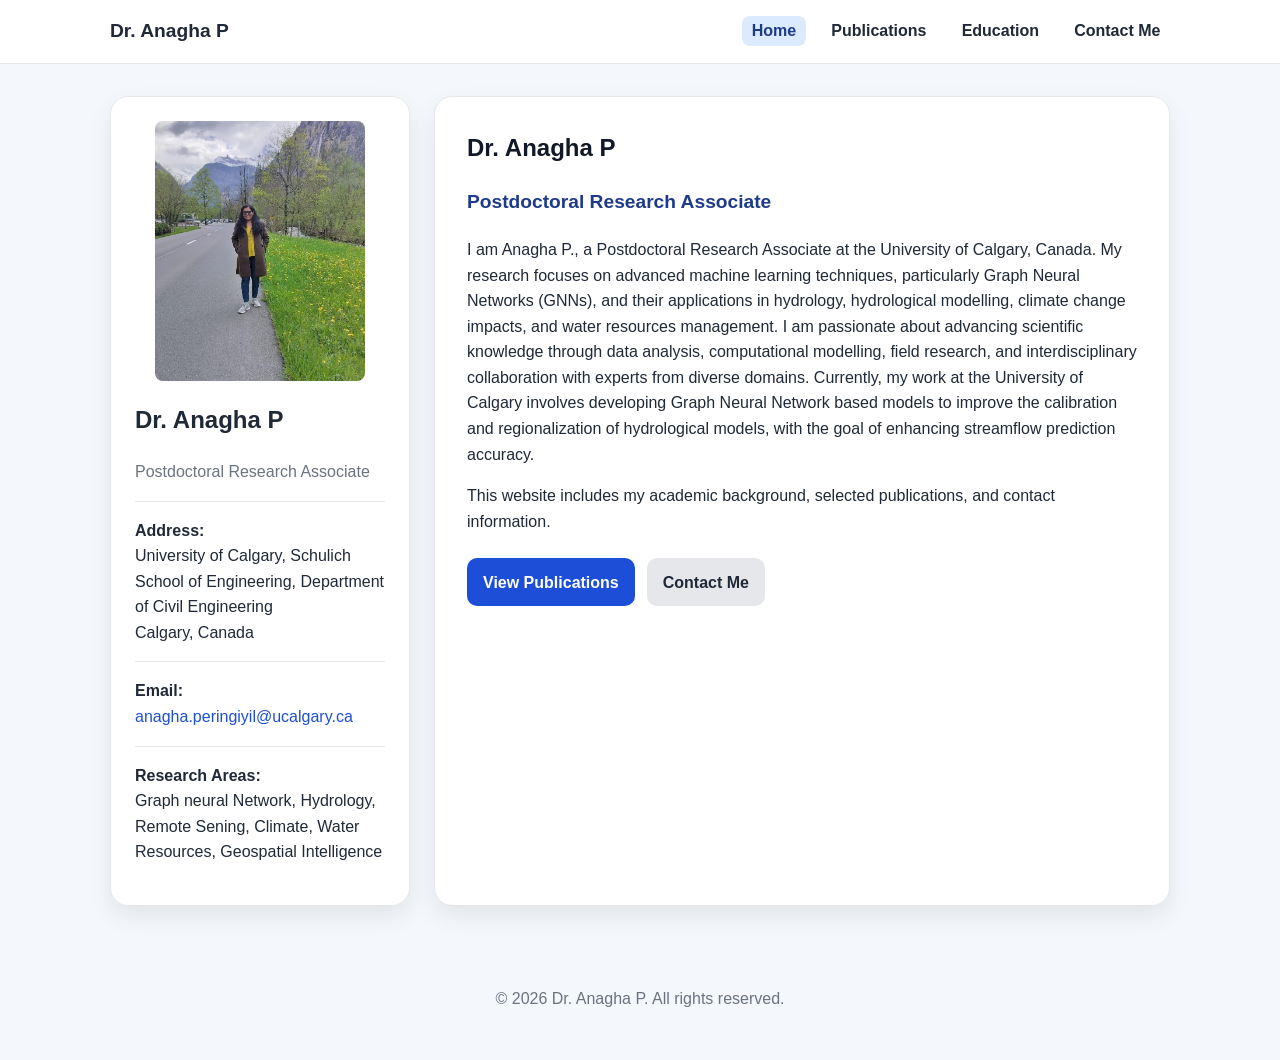
<file: index.html>
<!DOCTYPE html>
<html lang="en">
<head>
  <meta charset="UTF-8" />
  <meta name="viewport" content="width=device-width, initial-scale=1.0" />
  <meta name="description" content="Academic personal website of Dr. Anagha P, Postdoctoral Researcher." />
  <title>Dr. Anagha P | Academic Website</title>
  <link rel="stylesheet" href="styles.css" />
</head>
<body>
  <header class="site-header">
    <nav class="navbar">
      <a class="brand" href="index.html">Dr. Anagha P</a>
      <button class="nav-toggle" aria-label="Toggle navigation">☰</button>
      <ul class="nav-links">
        <li><a class="active" href="index.html">Home</a></li>
        <li><a href="publications.html">Publications</a></li>
        <li><a href="education.html">Education</a></li>
        <li><a href="contact.html">Contact Me</a></li>
      </ul>
    </nav>
  </header>

  <main class="layout">
    <aside class="sidebar card">
      <img class="profile-photo" src="assets/Anagha_photo.JPG" alt="Profile photo placeholder" />
      <h2>Dr. Anagha P</h2>
      <p class="muted">Postdoctoral Research Associate</p>
      <div class="info-list">
        <p><strong>Address:</strong><br />University of Calgary, Schulich School of Engineering, Department of Civil Engineering<br />Calgary, Canada</p>
        <p><strong>Email:</strong><br /><a href="mailto:your.email@example.com">anagha.peringiyil@ucalgary.ca</a></p>
        <p><strong>Research Areas:</strong><br />Graph neural Network, Hydrology, Remote Sening, Climate, Water Resources, Geospatial Intelligence</p>
      </div>
    </aside>

    <section class="content card hero">
      <h1>Dr. Anagha P</h1>
      <p class="subtitle">Postdoctoral Research Associate</p>
      <p>
        I am Anagha P., a Postdoctoral Research Associate at the University of Calgary, Canada. 
        My research focuses on advanced machine learning techniques, particularly Graph Neural Networks (GNNs), 
        and their applications in hydrology, hydrological modelling, climate change impacts, and water resources management.

        I am passionate about advancing scientific knowledge through data analysis, computational modelling, field research, and 
        interdisciplinary collaboration with experts from diverse domains. Currently, my work at the University of Calgary involves 
        developing Graph Neural Network based models to improve the calibration and regionalization of hydrological models, with the
        goal of enhancing streamflow prediction accuracy.
      </p>
      <p>
        This website includes my academic background, selected publications, and contact information. 
      </p>
      <div class="button-row">
        <a class="button" href="publications.html">View Publications</a>
        <a class="button secondary" href="contact.html">Contact Me</a>
      </div>
    </section>
  </main>

  <footer class="site-footer">
    <p>&copy; <span id="year"></span> Dr. Anagha P. All rights reserved.</p>
  </footer>

  <script src="script.js"></script>
</body>
</html>
</file>
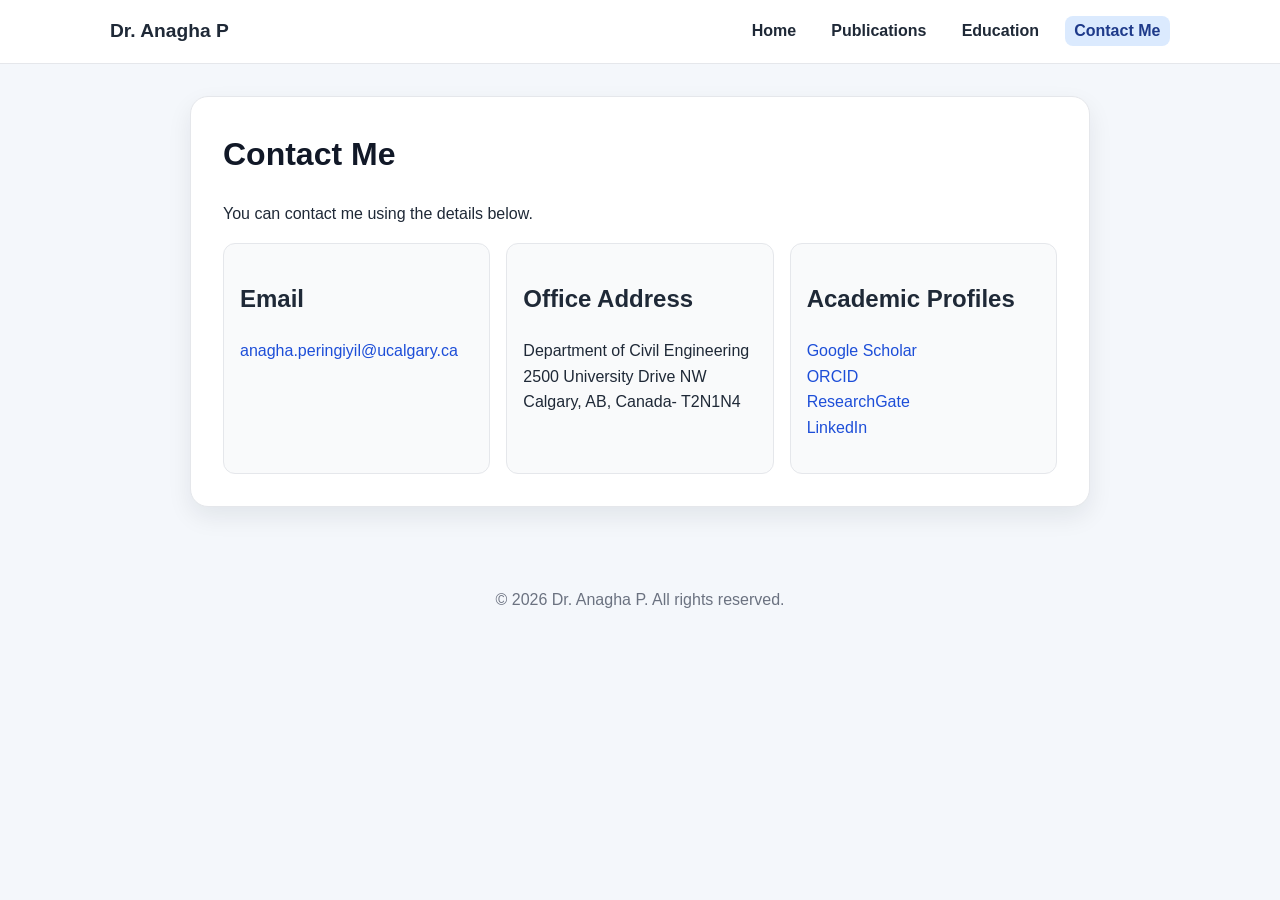
<file: contact.html>
<!DOCTYPE html>
<html lang="en">
<head>
  <meta charset="UTF-8" />
  <meta name="viewport" content="width=device-width, initial-scale=1.0" />
  <title>Contact Me | Dr. Your Name</title>
  <link rel="stylesheet" href="styles.css" />
</head>
<body>
  <header class="site-header">
    <nav class="navbar">
      <a class="brand" href="index.html">Dr. Anagha P</a>
      <button class="nav-toggle" aria-label="Toggle navigation">☰</button>
      <ul class="nav-links">
        <li><a href="index.html">Home</a></li>
        <li><a href="publications.html">Publications</a></li>
        <li><a href="education.html">Education</a></li>
        <li><a class="active" href="contact.html">Contact Me</a></li>
      </ul>
    </nav>
  </header>

  <main class="page card">
    <h1>Contact Me</h1>
    <p>You can contact me using the details below.</p>

    <div class="contact-grid">
      <section>
        <h2>Email</h2>
        <p><a href="mailto:your.email@example.com">anagha.peringiyil@ucalgary.ca</a></p>
      </section>
      <section>
        <h2>Office Address</h2>
        <p>Department of Civil Engineering<br />2500 University Drive NW<br />Calgary, AB, Canada- T2N1N4</p>
      </section>
      <section>
        <h2>Academic Profiles</h2>
        <p>
          <a href="https://scholar.google.ca/citations?user=FGklH1cAAAAJ&hl=en">Google Scholar</a><br />
          <a href="https://orcid.org/0000-0002-4151-7191">ORCID</a><br />
          <a href="https://www.researchgate.net/profile/Anagha-Peringiyil?ev=hdr_xprf">ResearchGate</a><br />
          <a href="https://www.linkedin.com/in/anagha-p-1a4b6b177/">LinkedIn</a>
        </p>
      </section>
    </div>
  </main>

  <footer class="site-footer">
    <p>&copy; <span id="year"></span> Dr. Anagha P. All rights reserved.</p>
  </footer>

  <script src="script.js"></script>
</body>
</html>
</file>
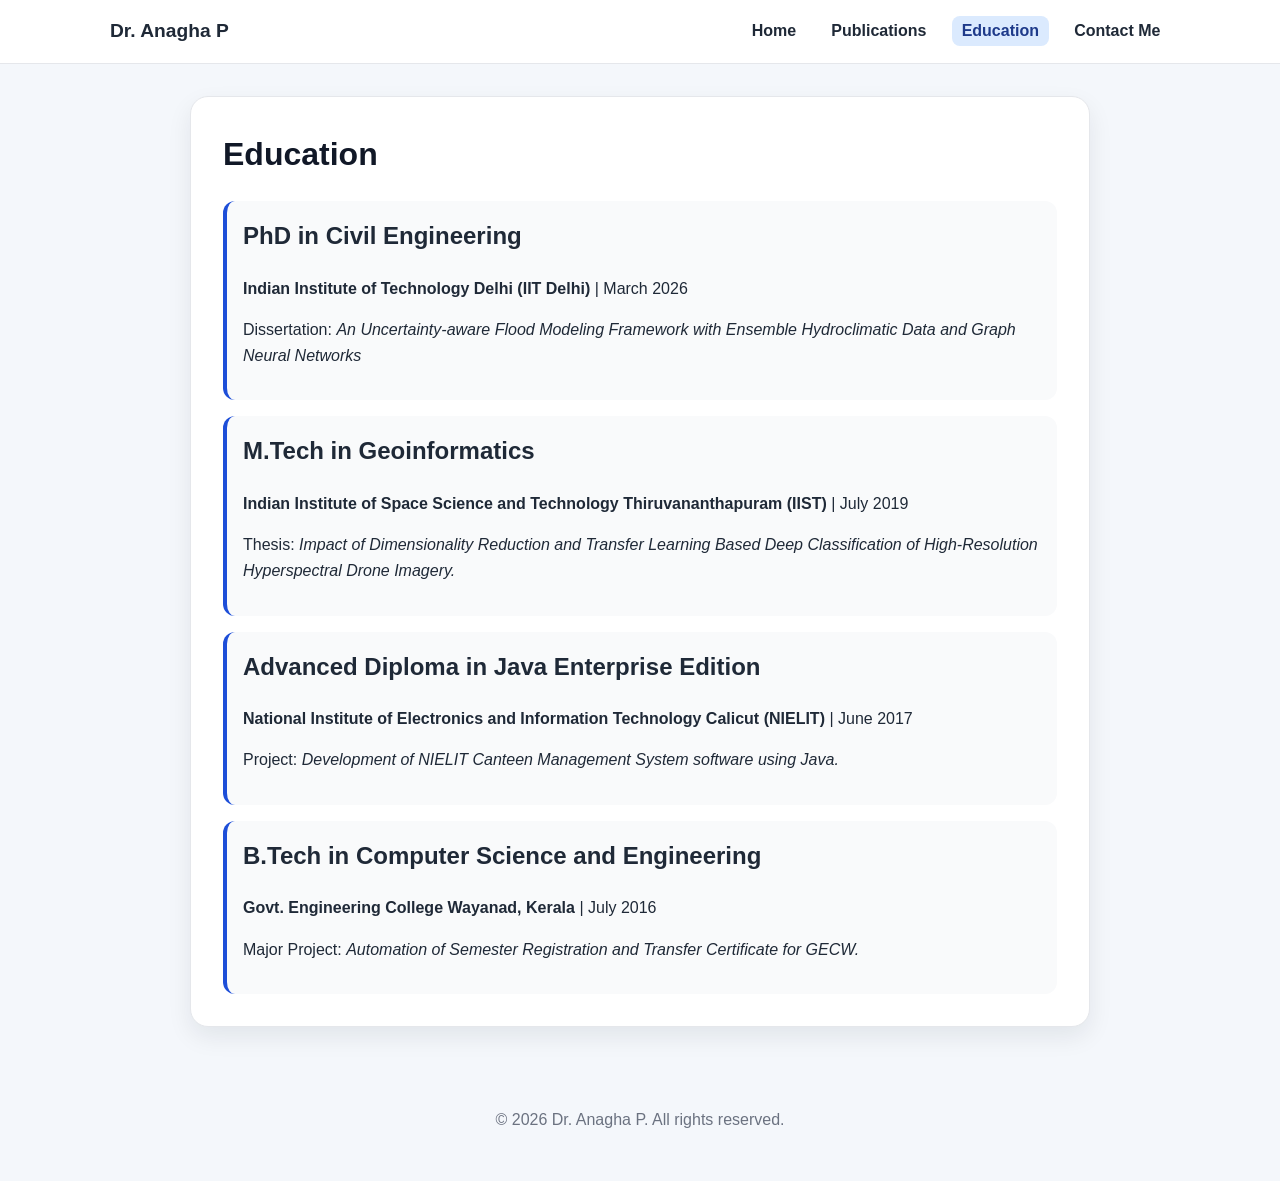
<file: education.html>
<!DOCTYPE html>
<html lang="en">
<head>
  <meta charset="UTF-8" />
  <meta name="viewport" content="width=device-width, initial-scale=1.0" />
  <title>Education | Dr. Anagha P</title>
  <link rel="stylesheet" href="styles.css" />
</head>
<body>
  <header class="site-header">
    <nav class="navbar">
      <a class="brand" href="index.html">Dr. Anagha P</a>
      <button class="nav-toggle" aria-label="Toggle navigation">☰</button>
      <ul class="nav-links">
        <li><a href="index.html">Home</a></li>
        <li><a href="publications.html">Publications</a></li>
        <li><a class="active" href="education.html">Education</a></li>
        <li><a href="contact.html">Contact Me</a></li>
      </ul>
    </nav>
  </header>

  <main class="page card">
    <h1>Education</h1>

    <section class="timeline">
      <article class="timeline-item">
        <h2>PhD in Civil Engineering</h2>
        <p><strong>Indian Institute of Technology Delhi (IIT Delhi)</strong> | March 2026</p>
        <p>Dissertation: <em>An Uncertainty-aware Flood Modeling Framework with Ensemble Hydroclimatic
Data and Graph Neural Networks</em></p>
      </article>

      <article class="timeline-item">
        <h2>M.Tech in Geoinformatics</h2>
        <p><strong>Indian Institute of Space Science and Technology Thiruvananthapuram (IIST)</strong> | July 2019</p>
        <p>Thesis: <em>Impact of Dimensionality Reduction and Transfer Learning Based Deep Classification
of High-Resolution Hyperspectral Drone Imagery.</em></p>
      </article>
      <article class="timeline-item">
        <h2>Advanced Diploma in Java Enterprise Edition </h2>
        <p><strong>National Institute of Electronics and Information Technology Calicut (NIELIT)</strong> | June 2017</p>
        <p>Project: <em> Development of NIELIT Canteen Management System software using Java.</em></p>
      </article>

      <article class="timeline-item">
        <h2>B.Tech in Computer Science and Engineering</h2>
        <p><strong>Govt. Engineering College Wayanad, Kerala</strong> | July 2016</p>
        <p>Major Project: <em>Automation of Semester Registration and Transfer Certificate for GECW.</em></p>
      </article>
    </section>
  </main>

  <footer class="site-footer">
    <p>&copy; <span id="year"></span> Dr. Anagha P. All rights reserved.</p>
  </footer>

  <script src="script.js"></script>
</body>
</html>
</file>
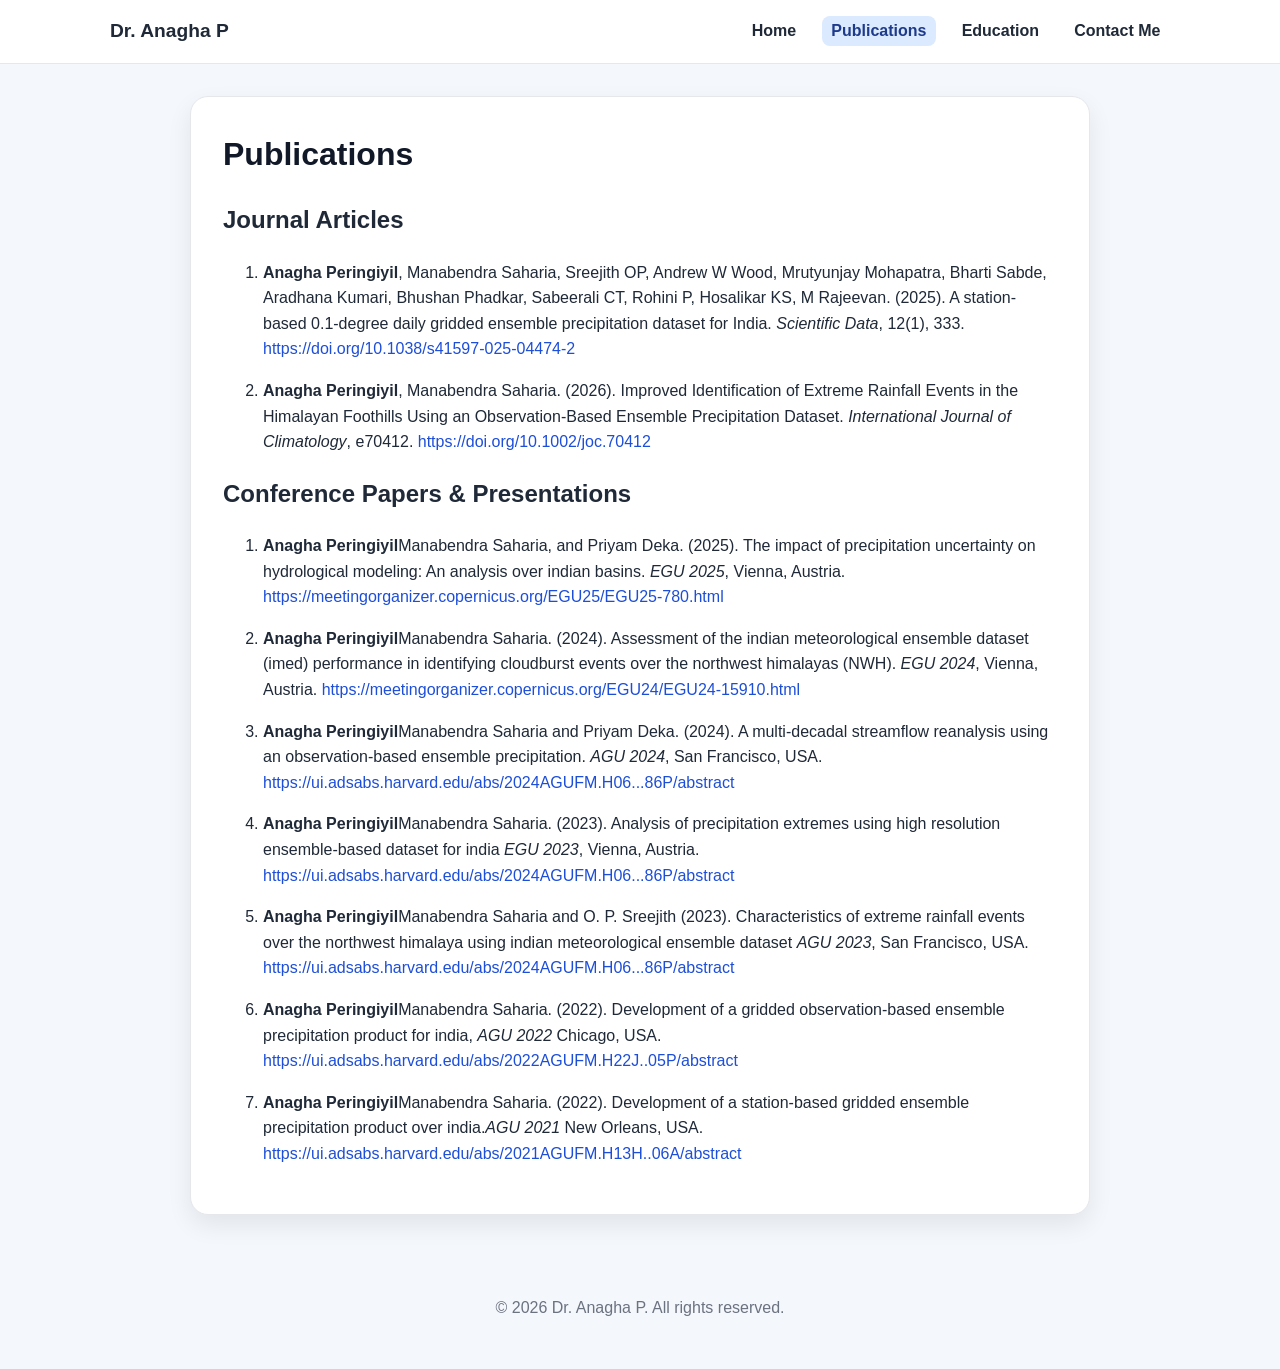
<file: publications.html>
<!DOCTYPE html>
<html lang="en">
<head>
  <meta charset="UTF-8" />
  <meta name="viewport" content="width=device-width, initial-scale=1.0" />
  <title>Publications | Dr. Anagha P</title>
  <link rel="stylesheet" href="styles.css" />
</head>
<body>
  <header class="site-header">
    <nav class="navbar">
      <a class="brand" href="index.html">Dr. Anagha P</a>
      <button class="nav-toggle" aria-label="Toggle navigation">☰</button>
      <ul class="nav-links">
        <li><a href="index.html">Home</a></li>
        <li><a class="active" href="publications.html">Publications</a></li>
        <li><a href="education.html">Education</a></li>
        <li><a href="contact.html">Contact Me</a></li>
      </ul>
    </nav>
  </header>

  <main class="page card">
    <h1>Publications</h1>
    <p class="muted"></p>

    <section>
      <h2>Journal Articles</h2>
      <ol class="publication-list">
        <li>
          <strong>Anagha Peringiyil</strong>, Manabendra Saharia, Sreejith OP, Andrew W Wood, Mrutyunjay Mohapatra, Bharti Sabde, Aradhana Kumari, Bhushan Phadkar, Sabeerali CT, Rohini P, Hosalikar KS, M Rajeevan. (2025). A station-based 0.1-degree daily gridded ensemble precipitation dataset for India.
          <em>Scientific Data</em>, 12(1), 333. <a href="#">https://doi.org/10.1038/s41597-025-04474-2</a>
        </li>
        <li>
          <strong>Anagha Peringiyil</strong>, Manabendra Saharia. (2026). Improved Identification of Extreme Rainfall Events in the Himalayan Foothills Using an Observation-Based Ensemble Precipitation Dataset.
          <em>International Journal of Climatology</em>, e70412. <a href="#">https://doi.org/10.1002/joc.70412</a>
        </li>
      </ol>
    </section>

    <section>
      <h2>Conference Papers & Presentations</h2>
      <ol class="publication-list">
        <li>
          <strong>Anagha Peringiyil</strong>Manabendra Saharia, and Priyam Deka. (2025). The impact of precipitation uncertainty on hydrological
modeling: An analysis over indian basins. <em>EGU 2025</em>, Vienna, Austria. <a href="#">
https://meetingorganizer.copernicus.org/EGU25/EGU25-780.html</a>
        </li>
        <li>
          <strong>Anagha Peringiyil</strong>Manabendra Saharia. (2024). Assessment of the indian meteorological ensemble dataset (imed)
performance in identifying cloudburst events over the northwest himalayas (NWH). <em>EGU 2024</em>, Vienna, Austria. <a href="#"> https://meetingorganizer.copernicus.org/EGU24/EGU24-15910.html</a>
        </li>
         <li>
          <strong>Anagha Peringiyil</strong>Manabendra Saharia and Priyam Deka. (2024). A multi-decadal streamflow reanalysis using an
observation-based ensemble precipitation. <em>AGU 2024</em>, San Francisco, USA. <a href="#">https://ui.adsabs.harvard.edu/abs/2024AGUFM.H06...86P/abstract</a>
        </li>
         <li>
          <strong>Anagha Peringiyil</strong>Manabendra Saharia. (2023). Analysis of precipitation extremes using high resolution ensemble-based
dataset for india <em>EGU 2023</em>, Vienna, Austria. <a href="#">https://ui.adsabs.harvard.edu/abs/2024AGUFM.H06...86P/abstract</a>
        </li>
        <li>
          <strong>Anagha Peringiyil</strong>Manabendra Saharia and O. P. Sreejith (2023). Characteristics of extreme rainfall events over the
northwest himalaya using indian meteorological ensemble dataset <em>AGU 2023</em>, San Francisco, USA. <a href="#">https://ui.adsabs.harvard.edu/abs/2024AGUFM.H06...86P/abstract</a>
        </li>
        <li>
          <strong>Anagha Peringiyil</strong>Manabendra Saharia. (2022). Development of a gridded observation-based ensemble precipitation
product for india, <em>AGU 2022</em> Chicago, USA. <a href="#">https://ui.adsabs.harvard.edu/abs/2022AGUFM.H22J..05P/abstract</a>
        </li>
        <li>
          <strong>Anagha Peringiyil</strong>Manabendra Saharia. (2022). Development of a station-based gridded ensemble precipitation product
over india.<em>AGU 2021</em> New Orleans, USA. <a href="#">https://ui.adsabs.harvard.edu/abs/2021AGUFM.H13H..06A/abstract</a>
        </li>
      </ol>
    </section>
  </main>

  <footer class="site-footer">
    <p>&copy; <span id="year"></span> Dr. Anagha P. All rights reserved.</p>
  </footer>

  <script src="script.js"></script>
</body>
</html>
</file>
<file: styles.css>
:root {
  --bg: #f4f7fb;
  --card: #ffffff;
  --text: #1f2937;
  --muted: #6b7280;
  --primary: #1d4ed8;
  --primary-dark: #1e3a8a;
  --border: #e5e7eb;
  --shadow: 0 10px 25px rgba(15, 23, 42, 0.08);
}

* {
  box-sizing: border-box;
}

body {
  margin: 0;
  font-family: Arial, Helvetica, sans-serif;
  line-height: 1.6;
  color: var(--text);
  background: var(--bg);
}

a {
  color: var(--primary);
  text-decoration: none;
}

a:hover {
  text-decoration: underline;
}

.site-header {
  background: var(--card);
  border-bottom: 1px solid var(--border);
  position: sticky;
  top: 0;
  z-index: 10;
}

.navbar {
  max-width: 1100px;
  margin: 0 auto;
  padding: 1rem 1.25rem;
  display: flex;
  align-items: center;
  justify-content: space-between;
}

.brand {
  font-weight: 700;
  font-size: 1.2rem;
  color: var(--text);
}

.nav-links {
  display: flex;
  gap: 1rem;
  list-style: none;
  margin: 0;
  padding: 0;
}

.nav-links a {
  color: var(--text);
  font-weight: 600;
  padding: 0.4rem 0.6rem;
  border-radius: 8px;
}

.nav-links a.active,
.nav-links a:hover {
  background: #dbeafe;
  color: var(--primary-dark);
  text-decoration: none;
}

.nav-toggle {
  display: none;
  background: none;
  border: none;
  font-size: 1.5rem;
  cursor: pointer;
}

.layout {
  max-width: 1100px;
  margin: 2rem auto;
  padding: 0 1.25rem;
  display: grid;
  grid-template-columns: 300px 1fr;
  gap: 1.5rem;
}

.page {
  max-width: 900px;
  margin: 2rem auto;
  padding: 2rem;
}

.card {
  background: var(--card);
  border: 1px solid var(--border);
  border-radius: 18px;
  box-shadow: var(--shadow);
}

.sidebar {
  padding: 1.5rem;
  align-self: start;
}

.profile-photo {
  width: 100%;
  max-width: 210px;
  height: 260px;
  display: block;
  margin: 0 auto 1rem;
  border-radius: 8px;
  object-fit: cover;
}

.info-list p {
  border-top: 1px solid var(--border);
  padding-top: 1rem;
}

.hero {
  padding: 2rem;
}

.hero h1,
.page h1 {
  margin-top: 0;
  color: #111827;
}

.subtitle {
  font-size: 1.2rem;
  color: var(--primary-dark);
  font-weight: 600;
}

.muted {
  color: var(--muted);
}

.button-row {
  display: flex;
  flex-wrap: wrap;
  gap: 0.75rem;
  margin-top: 1.5rem;
}

.button {
  display: inline-block;
  background: var(--primary);
  color: white;
  padding: 0.7rem 1rem;
  border-radius: 10px;
  font-weight: 700;
}

.button:hover {
  background: var(--primary-dark);
  text-decoration: none;
}

.button.secondary {
  background: #e5e7eb;
  color: var(--text);
}

.publication-list li {
  margin-bottom: 1rem;
}

.timeline {
  display: grid;
  gap: 1rem;
}

.timeline-item {
  border-left: 4px solid var(--primary);
  padding: 1rem;
  background: #f9fafb;
  border-radius: 12px;
}

.timeline-item h2 {
  margin-top: 0;
}

.contact-grid {
  display: grid;
  grid-template-columns: repeat(auto-fit, minmax(220px, 1fr));
  gap: 1rem;
}

.contact-grid section {
  background: #f9fafb;
  border: 1px solid var(--border);
  border-radius: 12px;
  padding: 1rem;
}

.site-footer {
  text-align: center;
  padding: 2rem 1rem;
  color: var(--muted);
}

@media (max-width: 760px) {
  .layout {
    grid-template-columns: 1fr;
  }

  .nav-toggle {
    display: block;
  }

  .nav-links {
    display: none;
    position: absolute;
    top: 64px;
    left: 0;
    right: 0;
    background: white;
    flex-direction: column;
    padding: 1rem 1.25rem;
    border-bottom: 1px solid var(--border);
  }

  .nav-links.show {
    display: flex;
  }
}
</file>
